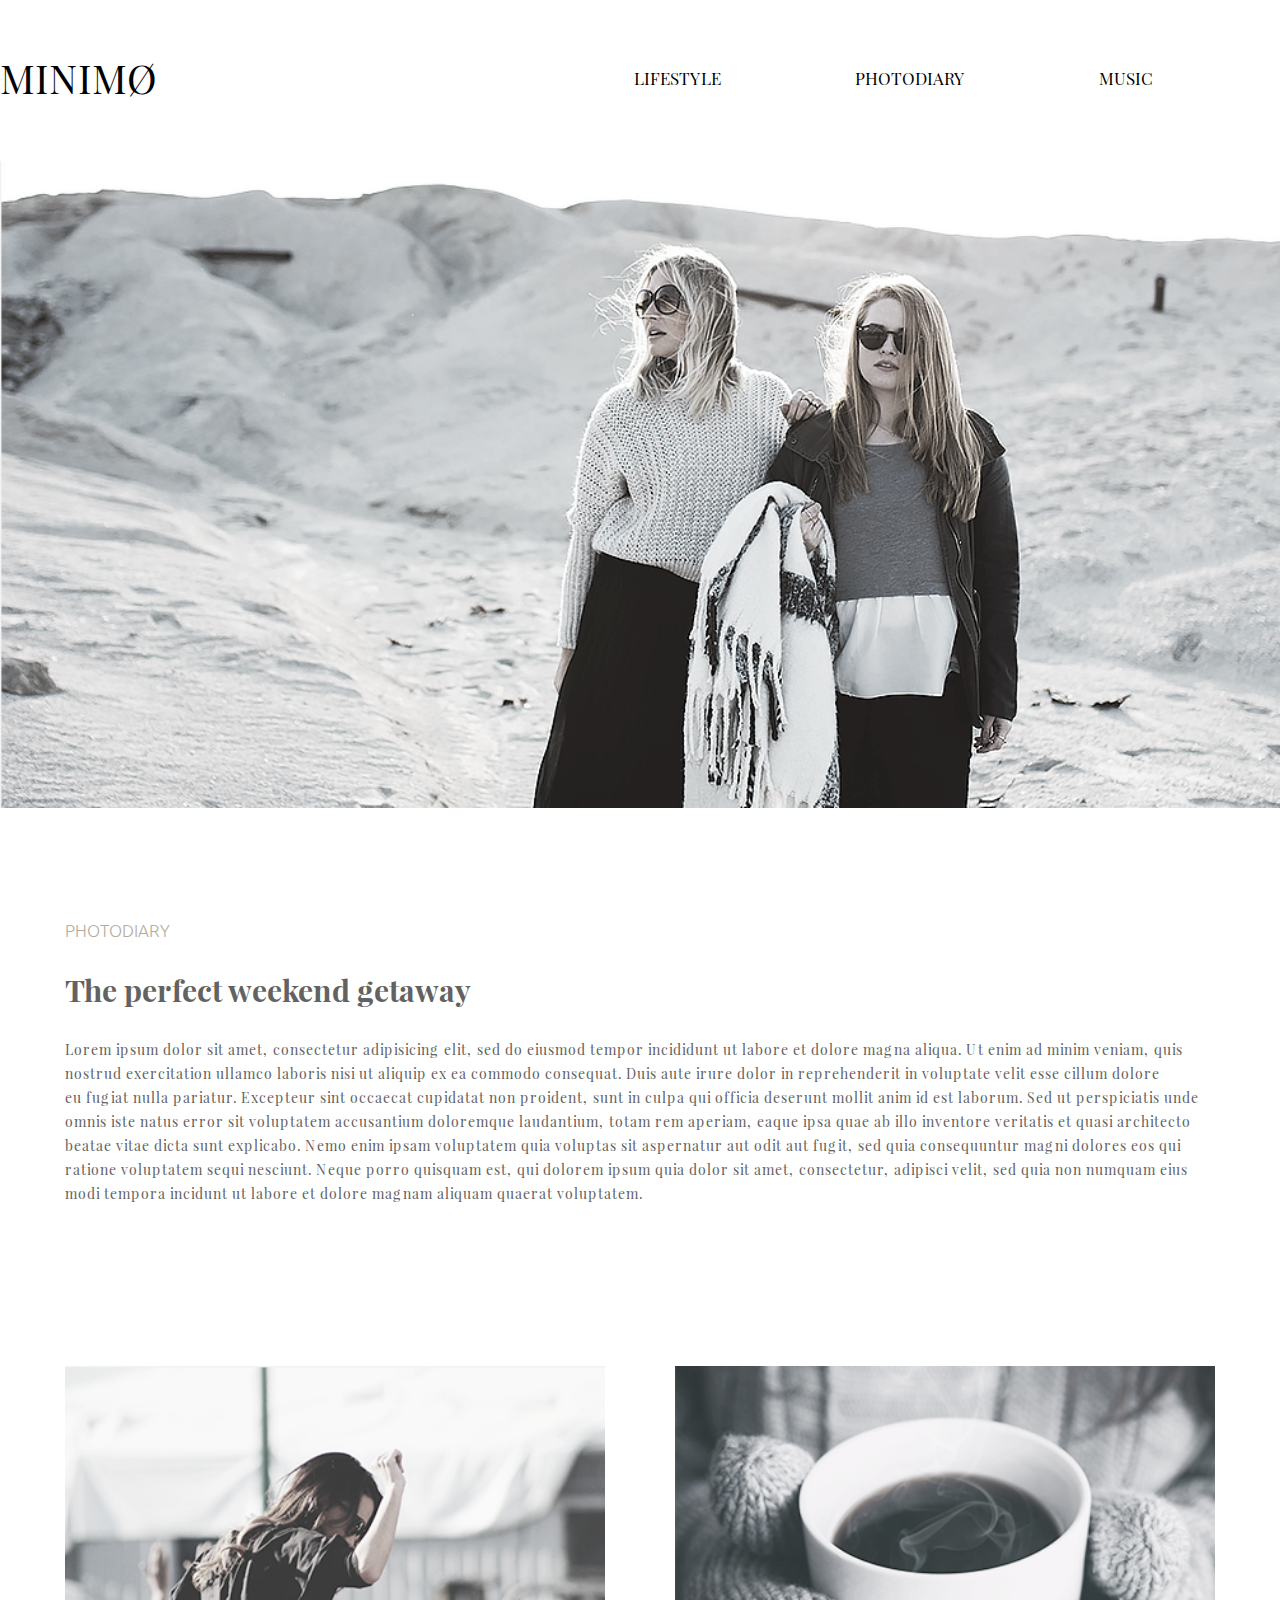
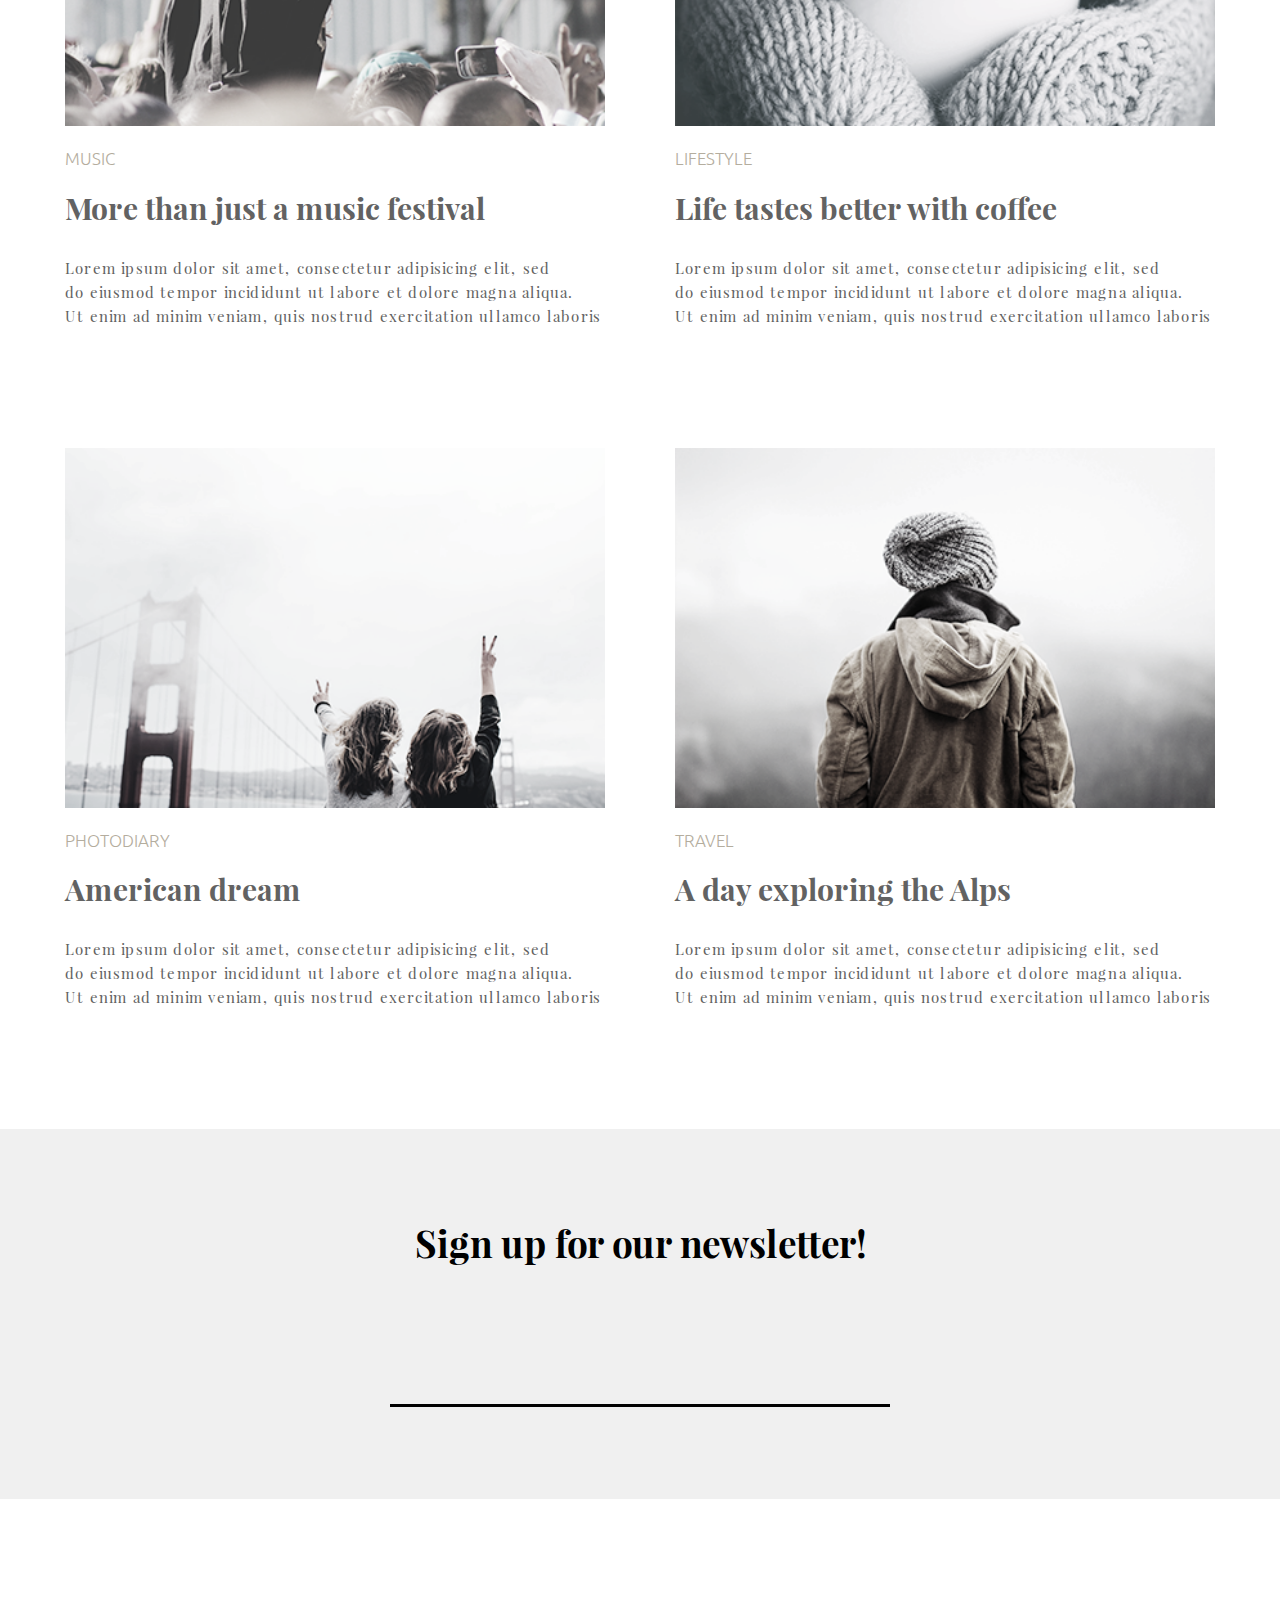
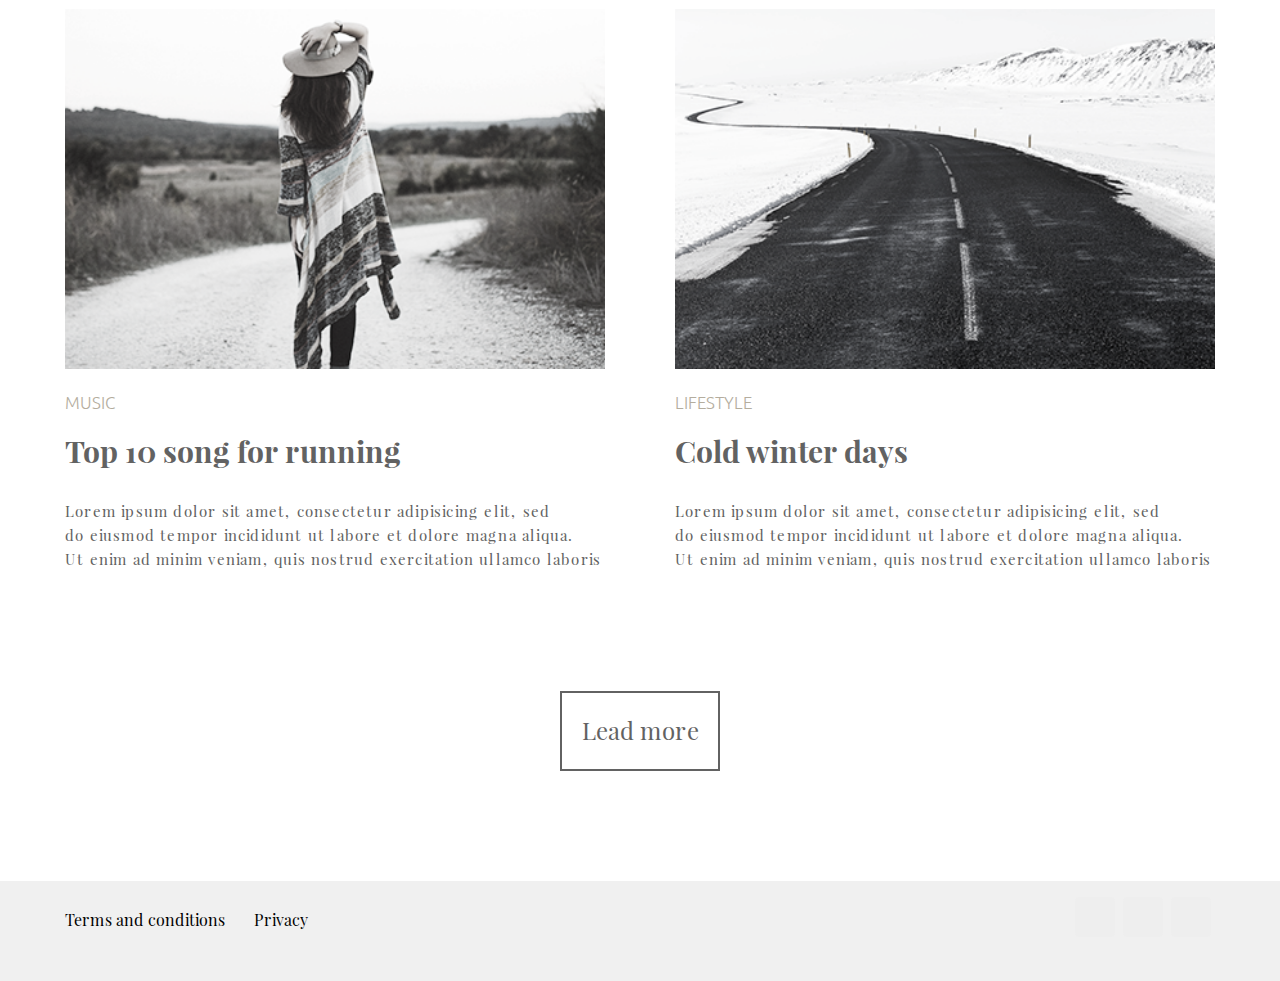
<file: index.html>
<!DOCTYPE html>
<html>

<head>
    <meta charset="UTF-8">
    <meta http-equiv="X-UA-Compatible" content="IE=edge">
    <meta name="viewport" content="width=device-width, initial-scale=1.0">
    <title>Minimo</title>
    <link rel="stylesheet" href="css/normalize.css">
    <link rel="stylesheet" href="css/style.css">
    <script src="https://ajax.googleapis.com/ajax/libs/jquery/2.2.0/jquery.min.js"></script>
<script type="text/javascript" src="jquery.js"></script>
</head>

<body>
    <header class="header">
        <div class="header-container">
            <a class="logo">minimø</a>
            <ul class="menu-list list-reset">
                <li class="menu-item"><a href="#" class="menu-link">Lifestyle</a></li>
                <li class="menu-item"><a href="#" class="menu-link">Photodiary</a></li>
                <li class="menu-item"><a href="#" class="menu-link">Music</a></li>
                <li class="menu-item"><a href="#" class="menu-link">Travel</a></li>
            </ul>
        </div>
        <img src="./img/header.png" alt="Two girls">
    </header>
    <main>
        <section class="hero">
            <div class="container">
                <span class="hero-subtitle">Photodiary</span>
                <h3 class="hero-title">The perfect weekend getaway</h3>
                <p class="hero-descr">Lorem ipsum dolor sit amet, consectetur adipisicing elit, sed do&nbsp;eiusmod
                    tempor incididunt ut&nbsp;labore et&nbsp;dolore magna aliqua. Ut&nbsp;enim ad&nbsp;minim veniam,
                    quis nostrud exercitation ullamco laboris nisi ut&nbsp;aliquip ex&nbsp;ea&nbsp;commodo consequat.
                    Duis aute irure dolor in&nbsp;reprehenderit in&nbsp;voluptate velit esse cillum dolore
                    eu&nbsp;fugiat nulla pariatur. Excepteur sint occaecat cupidatat non proident, sunt in&nbsp;culpa
                    qui officia deserunt mollit anim id&nbsp;est laborum. Sed ut&nbsp;perspiciatis unde omnis iste natus
                    error sit voluptatem accusantium doloremque laudantium, totam rem aperiam, eaque ipsa quae
                    ab&nbsp;illo inventore veritatis et&nbsp;quasi architecto beatae vitae dicta sunt explicabo. Nemo
                    enim ipsam voluptatem quia voluptas sit aspernatur aut odit aut fugit, sed quia consequuntur magni
                    dolores eos qui ratione voluptatem sequi nesciunt. Neque porro quisquam est, qui dolorem ipsum quia
                    dolor sit amet, consectetur, adipisci velit, sed quia non numquam eius modi tempora incidunt
                    ut&nbsp;labore et&nbsp;dolore magnam aliquam quaerat voluptatem.</p>
            </div>
        </section>
        <section class="lifestyle-first">
            <div class="container">
                <div class="blocks">
                    <div class="music-block">
                        <img src="./img/1.png">
                        <span class="subtitle">Music</span>
                        <h3 class="title">More than just a music festival</h3>
                        <p class="descr">Lorem ipsum dolor sit amet, consectetur adipisicing elit, sed do&nbsp;eiusmod
                            tempor incididunt ut&nbsp;labore et&nbsp;dolore magna aliqua. Ut&nbsp;enim ad&nbsp;minim
                            veniam,
                            quis nostrud exercitation ullamco laboris</p>
                    </div>
                    <div class="lifestyle-block">

                        <img src="./img/2.png">
                        <span class="subtitle">Lifestyle</span>
                        <h3 class="title">Life tastes better with coffee</h3>
                        <p class="descr">Lorem ipsum dolor sit amet, consectetur adipisicing elit, sed
                            do&nbsp;eiusmod tempor incididunt ut&nbsp;labore et&nbsp;dolore magna aliqua. Ut&nbsp;enim
                            ad&nbsp;minim veniam, quis nostrud exercitation ullamco laboris</p>
                    </div>
                    <div class="photodiary-block">

                        <img src="./img/3.png">
                        <span class="subtitle">Photodiary</span>
                        <h3 class="title">American dream</h3>
                        <p class="descr">Lorem ipsum dolor sit amet, consectetur adipisicing elit, sed
                            do&nbsp;eiusmod tempor incididunt ut&nbsp;labore et&nbsp;dolore magna aliqua. Ut&nbsp;enim
                            ad&nbsp;minim veniam, quis nostrud exercitation ullamco laboris</p>
                    </div>
                    <div class="travel-block">

                        <img src="./img/4.png">
                        <span class="subtitle">Travel</span>
                        <h3 class="title">A day exploring the Alps</h3>
                        <p class="descr">Lorem ipsum dolor sit amet, consectetur adipisicing elit, sed
                            do&nbsp;eiusmod tempor incididunt ut&nbsp;labore et&nbsp;dolore magna aliqua. Ut&nbsp;enim
                            ad&nbsp;minim veniam, quis nostrud exercitation ullamco laboris</p>
                    </div>
                </div>
            </div>
        </section>
        <section class="sign-up">
            <div class="sign-container">
                <h3 class="sign-up-title">Sign up for our newsletter!</h3>
                <input type="text" class="sign-up-input">
            </div>
        </section>
        <section class="lifestyle-first">
            <div class="container">
                <div class="blocks">
                    <div class="music-block">

                        <img src="./img/5.png">
                        <span class="subtitle">Music</span>
                        <h3 class="title">Top 10 song for running</h3>
                        <p class="descr">Lorem ipsum dolor sit amet, consectetur adipisicing elit, sed do&nbsp;eiusmod
                            tempor incididunt ut&nbsp;labore et&nbsp;dolore magna aliqua. Ut&nbsp;enim ad&nbsp;minim
                            veniam,
                            quis nostrud exercitation ullamco laboris</p>
                    </div>
                    <div class="lifestyle-block">

                        <img src="./img/6.png">
                        <span class="subtitle">Lifestyle</span>
                        <h3 class="title">Cold winter days</h3>
                        <p class="descr">Lorem ipsum dolor sit amet, consectetur adipisicing elit, sed
                            do&nbsp;eiusmod tempor incididunt ut&nbsp;labore et&nbsp;dolore magna aliqua. Ut&nbsp;enim
                            ad&nbsp;minim veniam, quis nostrud exercitation ullamco laboris</p>
                    </div>
                </div>
                
                <div class="lead blocks"></div>
                <button class="lead-more btn-reset" id="leadMore" aria-label="Lead more">Lead more</button>
               
            </div>
        </section>
    </main>
    <footer class="footer">
        <div class="footer-container">

            <ul class="footer-info list-reset">
                <li class="info-item"><a href="#">Terms and conditions</a></li>
                <li class="info-item"><a href="#">Privacy</a></li>
            </ul>
            <ul class="social-icons">
                <li><a class="social-icon-twitter" href="#" title="..." target="_blank" rel="noopener"></a></li>
                <li><a class="social-icon-fb" href="#" title="..." target="_blank" rel="noopener"></a></li>
                <li><a class="social-icon-vk" href="#" title="..." target="_blank" rel="noopener"></a></li>
              </ul>
        </div>
    </footer>
</body>

</html>
</file>
<file: css/style.css>
* {
    box-sizing: border-box;
}

*::before, *::after {
    box-sizing: border-box;
}

@font-face {
    font-family: 'Ubuntu';
    src: url('../fonts/Ubuntu-Light.woff') format('woff');
    font-display: swap;
    font-weight: 500;
    font-style: normal;
}

@font-face {
    font-family: 'PlayfairDisplay';
    src: url('../fonts/PlayfairDisplay-Bold.woff') format('woff');
    font-display: swap;
    font-weight: 600;
    font-style: normal;
}

@font-face {
    font-family: 'PlayfairDisplay';
    src: url('../fonts/PlayfairDisplay-Regular.woff') format('woff');
    font-display: swap;
    font-weight: 400;
    font-style: normal;
}

:root {
    --font-family: 'PlayfairDisplay', sans-serif;
    --width-img: 540px;
}

body {
    font-family: var(--font-family);
    background-color: rgb(255, 255, 255);
}

.list-reset {
    margin: 0;
    padding: 0;
    list-style-type: none;
}

.btn-reset {
    padding: 0;
    border: none;
    font-family: var(--font-family);
    background-color: transparent;
    cursor: pointer;
}

img {
    height: 380px;
    width: 100%;
    padding-bottom: 20px;
}
header img{
    height: auto;
}

.header {
    width: 1350px;
    margin: 0 auto;
}

.header-container {
    display: flex;
    align-items: center;
    justify-content: space-between;
    margin: 55px 0px 60px 0px;
}

.logo {
    font-size: 40px;
    text-transform: uppercase;
}

.menu-item {
    display: inline;
    padding-left: 130px;
    font-size: 17px;
    line-height: 24px;
    text-transform: uppercase;
}

.menu-link a:hover, :link, :visited, :active {
    color: #626262;
    text-decoration-line: none;
}

.container {
    width: 1150px;
    margin: 0 auto;
}

.hero {
    margin: 90px 0px 160px 0px;
}

.hero-subtitle {
    font-family: 'Ubuntu', sans-serif;
    font-size: 17px;
    line-height: 1.2;
    text-transform: uppercase;
    color: #b4ad9e;
}

.hero-title {
    font-size: 30px;
    line-height: 1.2;
    color: #626262;
}

.hero-descr {
    font-size: 14px;
    line-height: 24px;
    font-weight: 400;
    letter-spacing: 1px;
    color: #626262;
}

.subtitle {
    font-family: 'Ubuntu', sans-serif;
    font-size: 17px;
    line-height: 1.2;
    text-transform: uppercase;
    color: #b4ad9e;
}

.title {
    padding: 20px 0px;
    margin: 0px;
    font-size: 30px;
    line-height: 1.2;
    color: #626262;
}

.descr {
    margin: 0px;
    padding: 10px 0px;
    font-size: 15px;
    line-height: 24px;
    font-weight: 400;
    letter-spacing: 1.2px;
    color: #626262;
}

.blocks {
    display: flex;
    flex-wrap: wrap;
    justify-content: space-between;
}

.music-block, .lifestyle-block, .photodiary-block, .travel-block {
    width: var(--width-img);
    display: inline-block;
    padding-bottom: 110px;
}

.sign-up {
    width: 100%;
    height: 370px;
    background-color: #f0f0f0;
    position: relative;
    display: flex;
    justify-content: center;
    align-items: center;
    margin-bottom: 110px;
}

.sign-container {
    height: 50%;
    width: 500px;
    display: flex;
    flex-direction: column;
    justify-content: space-between;
}

.sign-up-title {
    margin: 0px;
    font-size: 37px;
    text-align: center;
}

.sign-up-input {
    width: 100%;
    border: none;
    border-bottom: 3px solid rgb(0, 0, 0);
    background-color: transparent;
    color: inherit;
    outline: none;
}

.lead-more {
    font-size: 24px;
    border: 2px solid #626262;
    width: 160px;
    height: 80px;
    position: relative;
    left: 50%;
    transform: translate(-50%, 0);
    color: #626262;
    margin: 50px;
    margin: 0px 0px 110px 0px;
    
}
.lead{
    display: none;
}
.footer {
    height: 100px;
    width: 100%;
    background-color: #f0f0f0;
}
.footer-container{
        width: 1150px;
        margin: 0 auto;
        display: flex;
        justify-content: space-between;
}
.footer-info{
    margin-top: 30px;
}
.info-item{
    padding-right: 25px;
    display: inline;
}
.info-item a:hover, :link, :visited, :active{
    color:#000000;
}

.social-icons {
    display: flex;
    justify-content: center;
    list-style: none;
    margin-top: 1rem;
    margin-bottom: 1rem;
    padding-left: 0;
  }
  .social-icons>li {
    margin-left: 0.25rem;
    margin-right: 0.25rem;
  }
  .social-icons a {
    position: relative;
    background-color: #eee;
    display: block;
    -webkit-user-select: none;
    -moz-user-select: none;
    -ms-user-select: none;
    user-select: none;
    transition: background-color .3s ease-in-out;
    width: 2.5rem;
    height: 2.5rem;
    border-radius: .25rem;
  }
  .social-icons a:hover {
    background-color: #e0e0e0;
  }
  .social-icons a::before {
    content: "";
    position: absolute;
    width: 1.2rem;
    height: 1.2rem;
    left: .65rem;
    top: .65rem;
    background: transparent no-repeat center center;
    background-size: 100% 100%;
  }
  .social-icons .social-icon-twitter::before {
    background-image: url("https://s3.amazonaws.com/user-media.venngage.com/992827-d7b51fae75b9d9b581c80a61d64749e5.png")}
  .social-icons .social-icon-fb::before {
    background-image: url("https://myahbags.com/wp-content/uploads/2018/01/FBicon_gray.png");
  }
  .social-icons .social-icon-vk::before {
    background-image: url("https://milacosm.ru/bitrix/templates/dresscode/images/vk-icon.png");
  }
</file>
